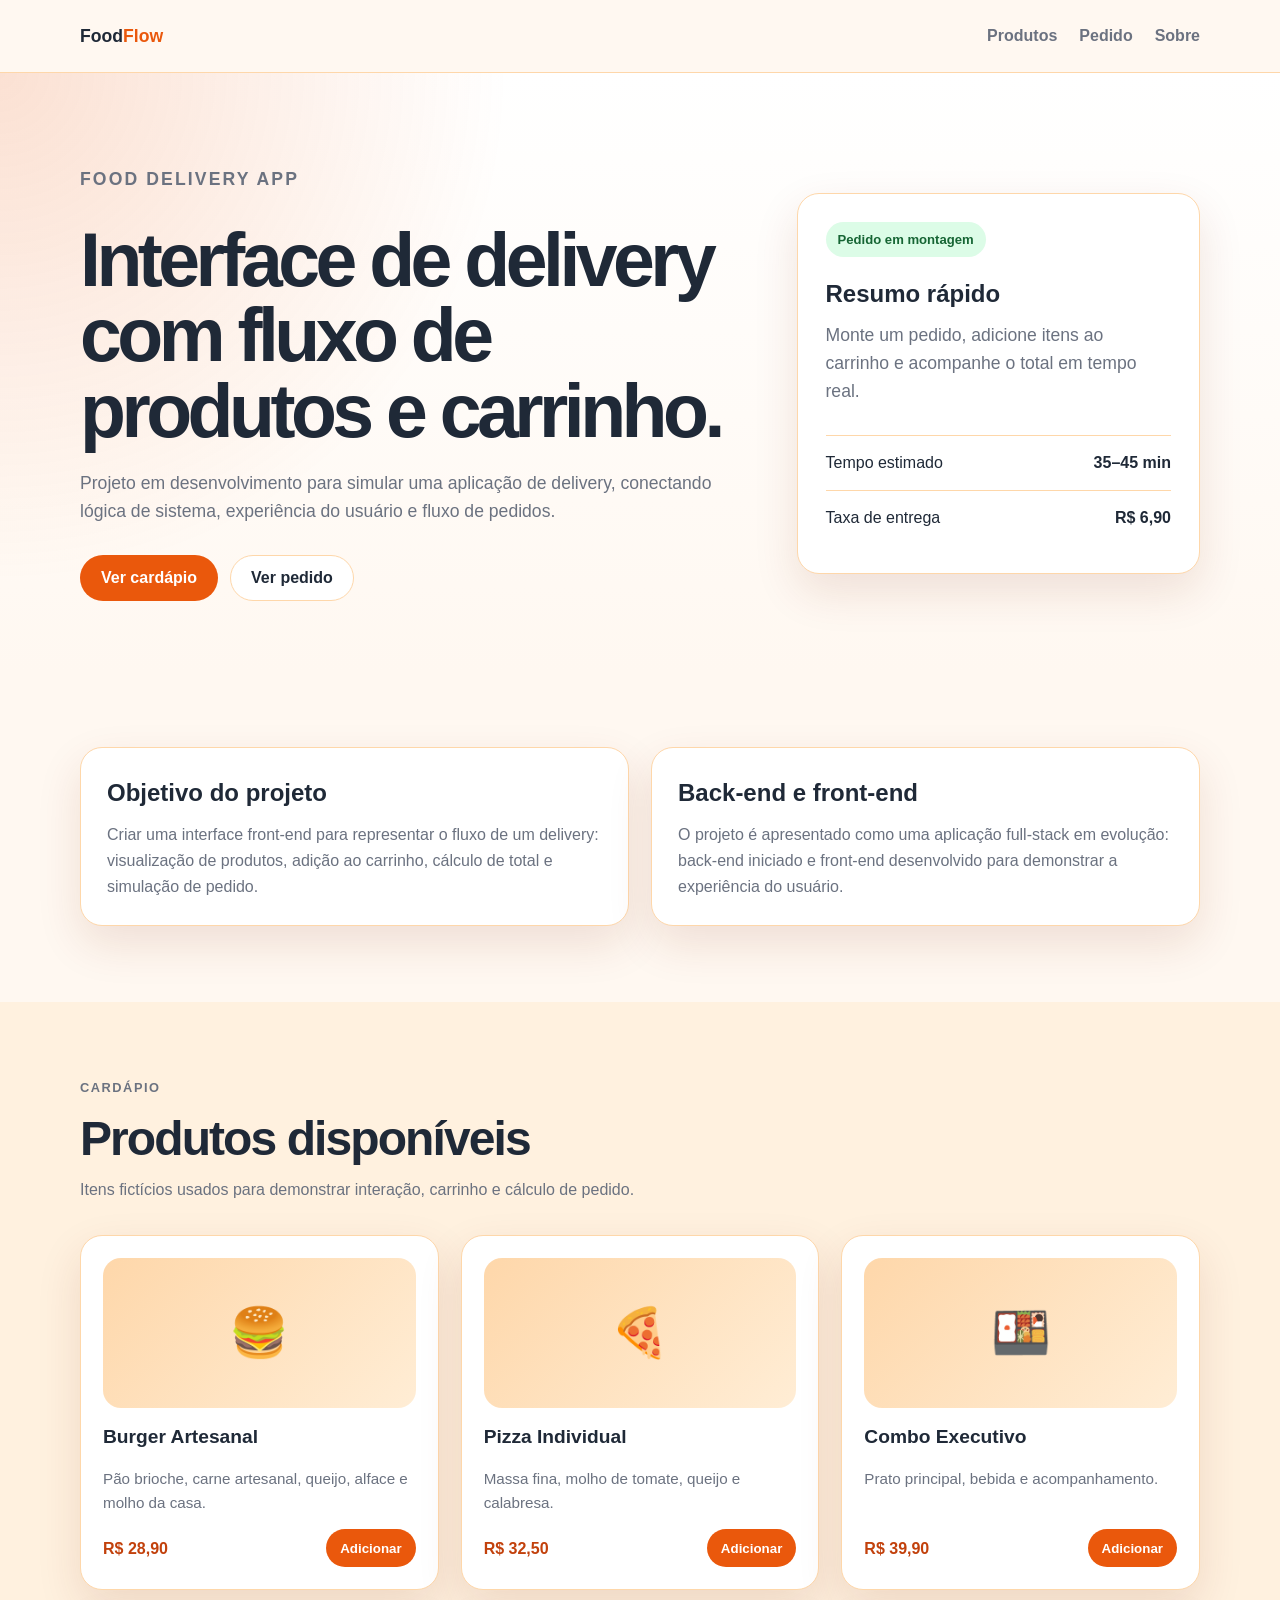
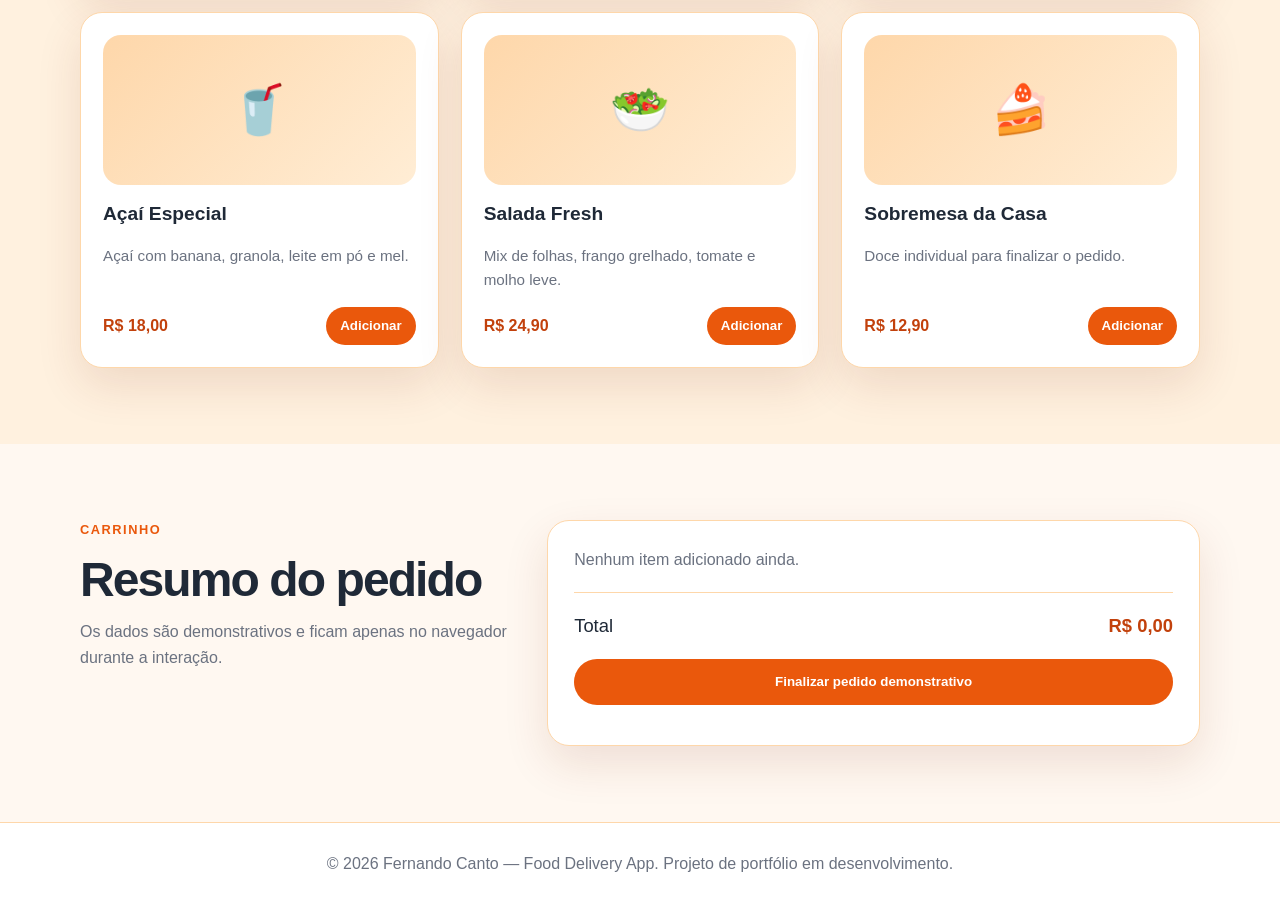
<file: index.html>
<!DOCTYPE html>
<html lang="pt-BR">
<head>
  <meta charset="UTF-8" />
  <meta name="viewport" content="width=device-width, initial-scale=1.0" />
  <title>Food Delivery App | Fernando Canto</title>
  <meta name="description" content="Interface front-end de um aplicativo de delivery com produtos, carrinho e resumo de pedido." />
  <link rel="stylesheet" href="style.css" />
</head>
<body>
  <header class="site-header">
    <nav class="navbar container">
      <a href="#" class="brand">Food<span>Flow</span></a>
      <ul class="nav-links">
        <li><a href="#produtos">Produtos</a></li>
        <li><a href="#pedido">Pedido</a></li>
        <li><a href="#sobre">Sobre</a></li>
      </ul>
    </nav>
  </header>

  <main>
    <section class="hero">
      <div class="container hero-grid">
        <div class="hero-copy">
          <p class="eyebrow">Food Delivery App</p>
          <h1>Interface de delivery com fluxo de produtos e carrinho.</h1>
          <p>
            Projeto em desenvolvimento para simular uma aplicação de delivery, conectando lógica de sistema, experiência do usuário e fluxo de pedidos.
          </p>
          <div class="hero-actions">
            <a href="#produtos" class="btn btn-primary">Ver cardápio</a>
            <a href="#pedido" class="btn btn-secondary">Ver pedido</a>
          </div>
        </div>

        <aside class="order-preview" aria-label="Resumo de pedido demonstrativo">
          <span class="status-pill">Pedido em montagem</span>
          <h2>Resumo rápido</h2>
          <p>Monte um pedido, adicione itens ao carrinho e acompanhe o total em tempo real.</p>
          <div class="preview-item">
            <span>Tempo estimado</span>
            <strong>35–45 min</strong>
          </div>
          <div class="preview-item">
            <span>Taxa de entrega</span>
            <strong>R$ 6,90</strong>
          </div>
        </aside>
      </div>
    </section>

    <section id="sobre" class="section">
      <div class="container info-grid">
        <article class="info-card">
          <h2>Objetivo do projeto</h2>
          <p>
            Criar uma interface front-end para representar o fluxo de um delivery: visualização de produtos, adição ao carrinho, cálculo de total e simulação de pedido.
          </p>
        </article>
        <article class="info-card">
          <h2>Back-end e front-end</h2>
          <p>
            O projeto é apresentado como uma aplicação full-stack em evolução: back-end iniciado e front-end desenvolvido para demonstrar a experiência do usuário.
          </p>
        </article>
      </div>
    </section>

    <section id="produtos" class="section section-alt">
      <div class="container">
        <div class="section-header">
          <p class="eyebrow">Cardápio</p>
          <h2>Produtos disponíveis</h2>
          <p>Itens fictícios usados para demonstrar interação, carrinho e cálculo de pedido.</p>
        </div>

        <div class="products-grid" id="productsGrid"></div>
      </div>
    </section>

    <section id="pedido" class="section">
      <div class="container checkout-grid">
        <div>
          <p class="eyebrow">Carrinho</p>
          <h2>Resumo do pedido</h2>
          <p class="muted">Os dados são demonstrativos e ficam apenas no navegador durante a interação.</p>
        </div>

        <aside class="cart-card">
          <div id="cartItems" class="cart-items"></div>
          <div class="cart-total">
            <span>Total</span>
            <strong id="cartTotal">R$ 0,00</strong>
          </div>
          <button id="finishOrder" class="btn btn-primary full">Finalizar pedido demonstrativo</button>
          <p id="orderMessage" class="order-message"></p>
        </aside>
      </div>
    </section>
  </main>

  <footer class="site-footer">
    <div class="container">
      <p>© 2026 Fernando Canto — Food Delivery App. Projeto de portfólio em desenvolvimento.</p>
    </div>
  </footer>

  <script src="assets/app.js"></script>
</body>
</html>
</file>
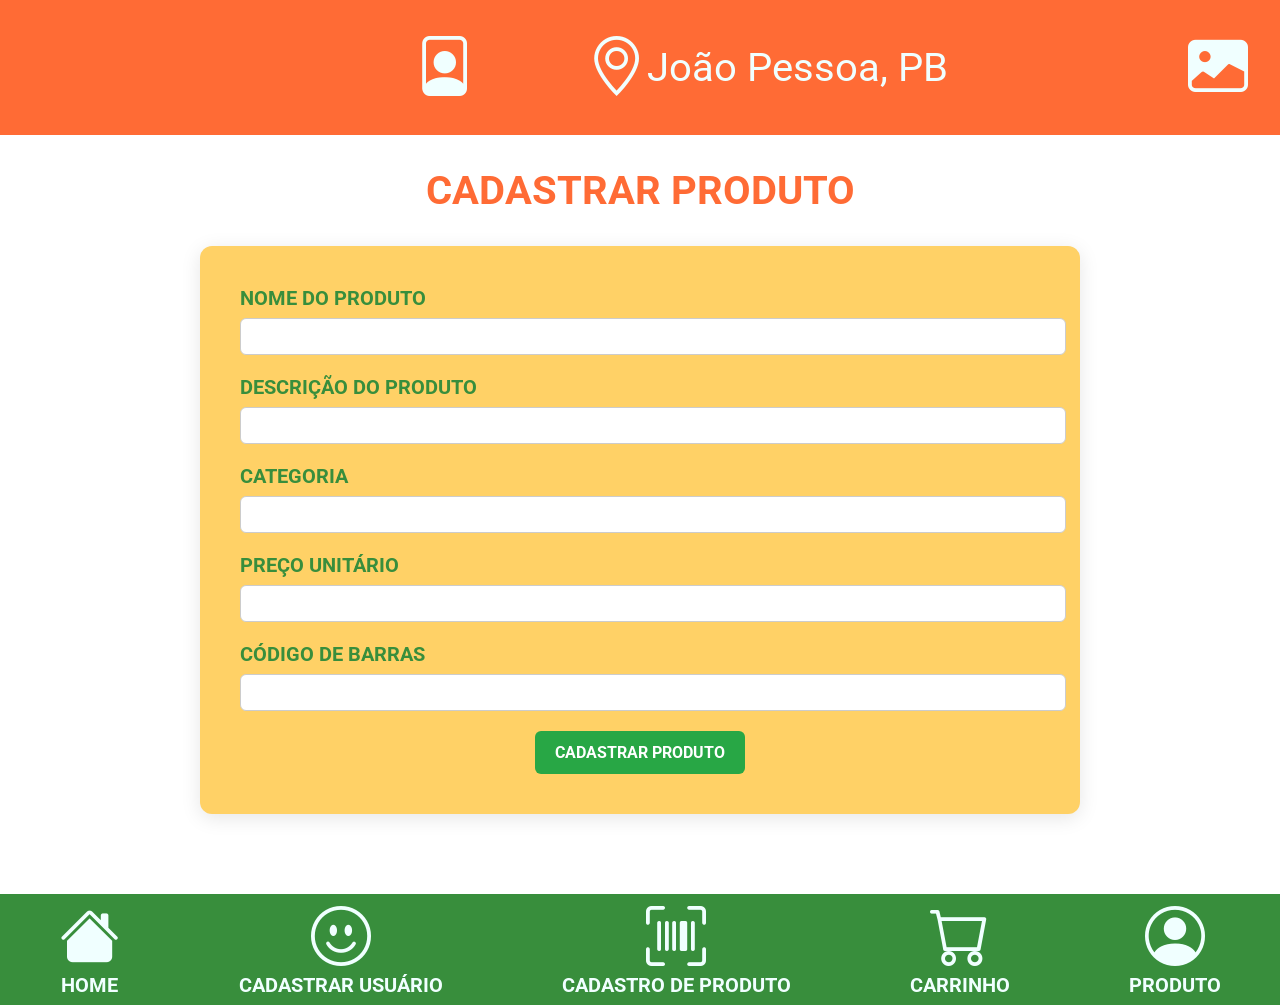
<file: cadastrar_produto.html>
<!DOCTYPE html>
<!-- Declaração do tipo de documento HTML5 -->
<html lang="pt-BR">
<!-- Elemento raiz com atributo de idioma -->
<head>
    <meta charset="UTF-8">
    <!-- Define codificação de caracteres como UTF-8 -->
    <meta http-equiv="X-UA-Compatible" content="IE=edge">
    <!-- Garante compatibilidade com diferentes versões do IE -->
    <meta name="viewport" content="width=device-width, initial-scale=1.0">
    <!-- Responsivo: ajusta largura de acordo com a tela do dispositivo -->
    <link href="https://cdn.jsdelivr.net/npm/bootstrap-icons@1.10.5/font/bootstrap-icons.css" rel="stylesheet">
    <!-- Importa biblioteca de ícones Bootstrap Icons -->
    <link rel="stylesheet" href="css/style-padrao.css">
    <!-- Se o HTML estiver em "pages/" e o CSS em "css/" -->
    <link rel="stylesheet" href="css/cadastro-usuario-produto.css">

    <title>Cadastrar Produtos</title>
</head>
<body>
    <header class="cabecalho">
        <!-- Cabeçalho fixo na parte superior; .cabecalho estiliza via CSS -->
        <nav class="menu">
            <!-- Nav semântico para menu de navegação; .menu estiliza o container -->
            <ul class="ul-menu">
                <!-- Lista não ordenada para itens do menu; .ul-menu aplica estilo flex -->

                
                <a href="perfil.html">
                    <!-- Link para a página de perfil do usuário -->
                    <i class="bi bi-file-person"></i>
                    <!-- Ícone de usuário (Bootstrap Icon) -->
                </a>

                <li id="imagem-localizacao">
                    <!-- Item de lista com id único para localização -->
                    <i class="bi bi-geo-alt"></i>
                    <!-- Ícone de localização (pino) -->
                    <p class="nome-localizacao">João Pessoa, PB</p>
                    <!-- Texto com nome da localização; .nome-localizacao estiliza via CSS -->
                </li>

                <li>
                    <!-- Item genérico sem id/classe extra -->
                    <i class="bi bi-image-fill"></i>
                    <!-- Ícone adicional no menu -->
                </li>
            </ul>
        </nav>
    </header>
    
    <section id="mensagem-inicio1"></section>
    <h1 class="titulo-form">CADASTRAR PRODUTO</h1>
  <form id="form-cadastro-usuario" class="formulario">
    <!-- Formulário com id e classe para estilização -->
    <div class="campo-form">
      <label class="label-form" for="nome-produto">NOME DO PRODUTO</label>
      <input class="input-form" type="text" id="nome-produto" name="nome-produto">
    </div>

    <div class="campo-form">
      <label class="label-form" for="descricao">DESCRIÇÃO DO PRODUTO</label>
      <input class="input-form" type="text" id="descricao" name="descricao">
    </div>

    <div class="campo-form">
      <label class="label-form" for="categoria">CATEGORIA</label>
      <input class="input-form" type="text" id="categoria" name="categoria">
    </div>

    <div class="campo-form">
      <label class="label-form" for="preco">PREÇO UNITÁRIO</label>
      <input class="input-form" type="text" id="preco" name="preco">
    </div>

    <div class="campo-form">
      <label class="label-form" for="codigo-barras">CÓDIGO DE BARRAS</label>
      <input class="input-form" type="text" id="codigo-barras" name="codigo-barras">
    </div>

    <button class="botao-form" type="submit">CADASTRAR PRODUTO</button>
  </form>
</section>

    <footer id="footer" class="footer">
            <!-- Rodapé da página; id e classe para layout e cor de fundo -->
            <ul class="footer-card">
                <!-- Lista de itens do footer; flex container para ícones e textos -->

                <a href="home.html">
                    <li class="footer-item">
                        <!-- Item do footer; .footer-item adiciona margin e cor -->
                        <i class="bi bi-house-fill"></i>
                        <!-- Ícone de casa para HOME -->
                        <p class="footer-nome-item">HOME</p>
                        <!-- Texto do item; .footer-nome-item define tipografia -->
                    </li>
                </a>

                <a href="cadastrar_usuario.html">
                    <li class="footer-item">
                        <i class="bi bi-emoji-smile"></i>
                        <p class="footer-nome-item">CADASTRAR USUÁRIO</p>
                    </li>
                </a>

                <a href="cadastrar_produto.html">
                    <li class="footer-item">
                        <i class="bi bi-upc-scan"></i>
                        <p class="footer-nome-item">CADASTRO DE PRODUTO</p>
                    </li>
                </a>

                <a href="carrinho.html">
                    <li class="footer-item">
                        <i class="bi bi-cart"></i>
                        <p class="footer-nome-item">CARRINHO</p>
                    </li>
                </a>

                <a href="produto.html">
                    <li class="footer-item">
                        <i class="bi bi-person-circle"></i>
                        <p class="footer-nome-item">PRODUTO</p>
                    </li>
                </a>

            </ul>
        </footer>

    </main>
</body>
</html>
</file>
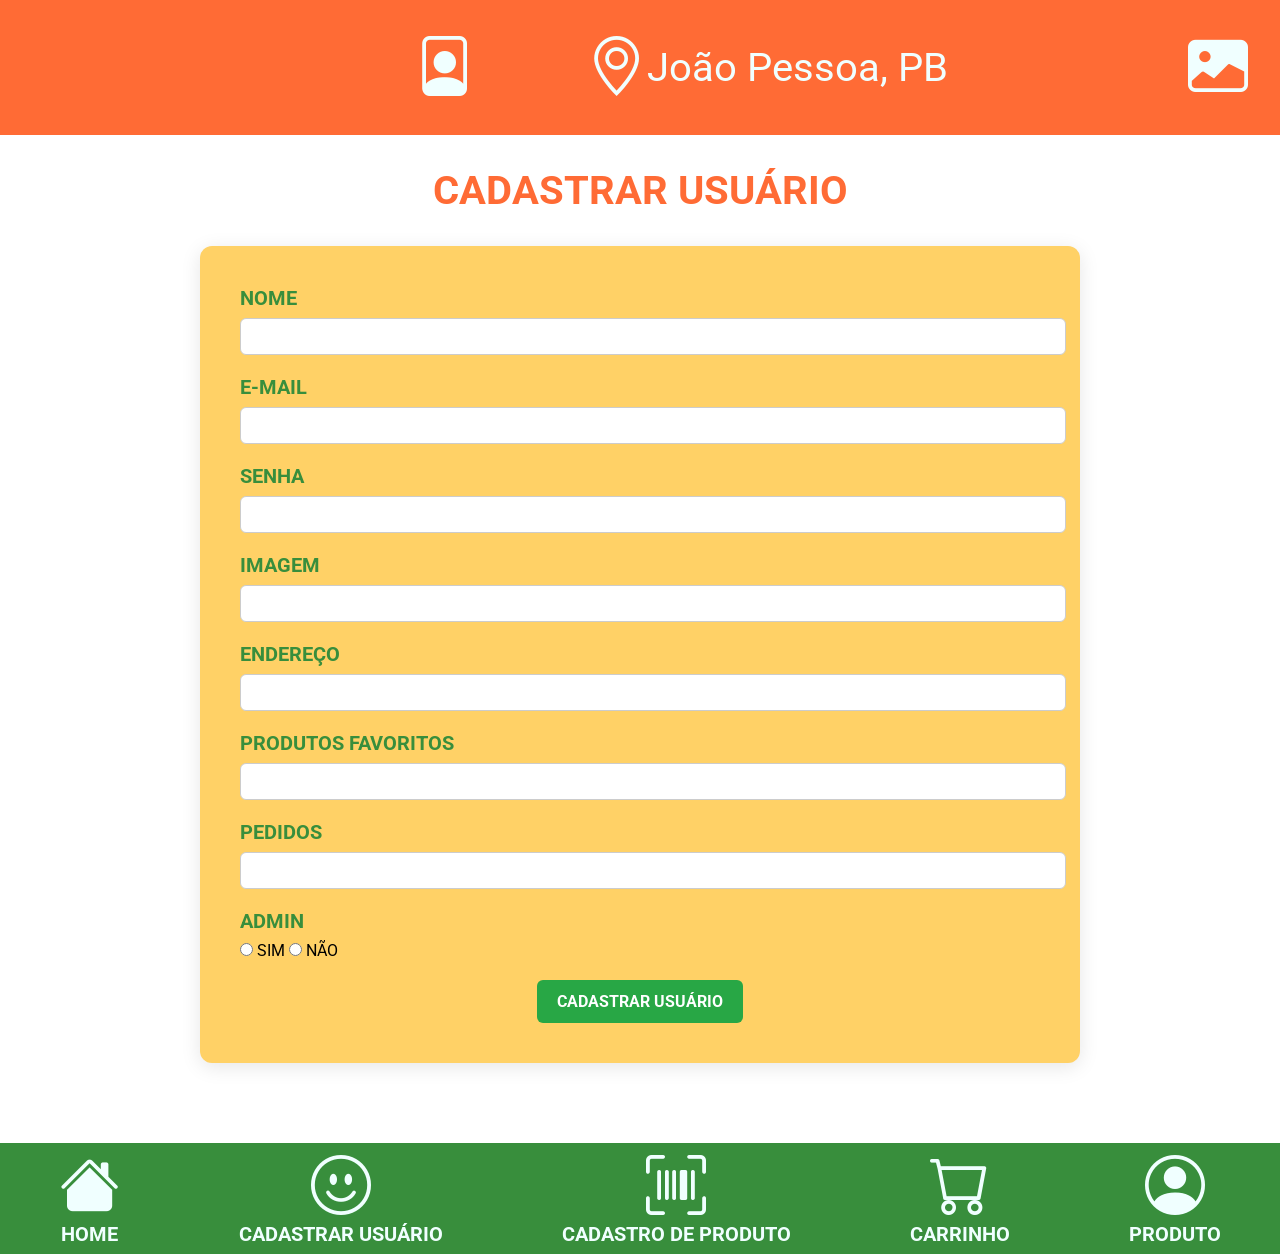
<file: cadastrar_usuario.html>
<!DOCTYPE html>
<!-- Declaração do tipo de documento HTML5 -->
<html lang="pt-BR">
<!-- Elemento raiz com atributo de idioma -->
<head>
    <meta charset="UTF-8">
    <!-- Define codificação de caracteres como UTF-8 -->
    <meta http-equiv="X-UA-Compatible" content="IE=edge">
    <!-- Garante compatibilidade com diferentes versões do IE -->
    <meta name="viewport" content="width=device-width, initial-scale=1.0">
    <!-- Responsivo: ajusta largura de acordo com a tela do dispositivo -->
    <link href="https://cdn.jsdelivr.net/npm/bootstrap-icons@1.10.5/font/bootstrap-icons.css" rel="stylesheet">
    <!-- Importa biblioteca de ícones Bootstrap Icons -->
    <link rel="stylesheet" href="css/style-padrao.css">
    <link rel="stylesheet" href="css/cadastro-usuario-produto.css">
    
  

    <!-- Liga o arquivo CSS customizado -->
    <title>Cadastrar Usuários</title>
</head>
<body>
    <header class="cabecalho">
        <!-- Cabeçalho fixo na parte superior; .cabecalho estiliza via CSS -->
        <nav class="menu">
            <!-- Nav semântico para menu de navegação; .menu estiliza o container -->
            <ul class="ul-menu">
                <!-- Lista não ordenada para itens do menu; .ul-menu aplica estilo flex -->

                <a href="perfil.html">
                    <!-- Link para a página de perfil do usuário -->
                    <i class="bi bi-file-person"></i>
                    <!-- Ícone de usuário (Bootstrap Icon) -->
                </a>

                <li id="imagem-localizacao">
                    <!-- Item de lista com id único para localização -->
                    <i class="bi bi-geo-alt"></i>
                    <!-- Ícone de localização (pino) -->
                    <p class="nome-localizacao">João Pessoa, PB</p>
                    <!-- Texto com nome da localização; .nome-localizacao estiliza via CSS -->
                </li>

                <li>
                    <!-- Item genérico sem id/classe extra -->
                    <i class="bi bi-image-fill"></i>
                    <!-- Ícone adicional no menu -->
                </li>
            </ul>
        </nav>
    </header>

    <section id="sessao-usuario"></section>
        <h1 class="titulo-form">CADASTRAR USUÁRIO</h1>
        <form id="form-cadastro-usuario" class="formulario">
  <!-- Título e campos do formulário de cadastro de usuário -->

  <div class="campo-form">
    <label class="label-form" for="nome-usuario">NOME</label>
    <input class="input-form" type="text" id="nome-usuario" name="nome-usuario">
  </div>

  <div class="campo-form">
    <label class="label-form" for="email-usuario">E-MAIL</label>
    <input class="input-form" type="email" id="email-usuario" name="email-usuario">
  </div>

  <div class="campo-form">
    <label class="label-form" for="senha-usuario">SENHA</label>
    <input class="input-form" type="password" id="senha-usuario" name="senha-usuario">
  </div>

  <div class="campo-form">
    <label class="label-form" for="imagem-usuario">IMAGEM</label>
    <input class="input-form" type="text" id="imagem-usuario" name="imagem-usuario">
  </div>

  <div class="campo-form">
    <label class="label-form" for="endereco-usuario">ENDEREÇO</label>
    <input class="input-form" type="text" id="endereco-usuario" name="endereco-usuario">
  </div>

  <div class="campo-form">
    <label class="label-form" for="favoritos-usuario">PRODUTOS FAVORITOS</label>
    <input class="input-form" type="text" id="favoritos-usuario" name="favoritos-usuario">
  </div>

  <div class="campo-form">
    <label class="label-form" for="pedidos-usuario">PEDIDOS</label>
    <input class="input-form" type="text" id="pedidos-usuario" name="pedidos-usuario">
  </div>

  <div class="campo-form">
    <span class="label-form">ADMIN</span>
    <label for="admin-sim">
      <input type="radio" name="admin" id="admin-sim" value="sim">
      SIM
    </label>
    <label for="admin-nao">
      <input type="radio" name="admin" id="admin-nao" value="nao">
      NÃO
    </label>
  </div>

  <button class="botao-form" type="submit">CADASTRAR USUÁRIO</button>
    </form>

    </section>
    <footer id="footer" class="footer">
            <!-- Rodapé da página; id e classe para layout e cor de fundo -->
            <ul class="footer-card">
                <!-- Lista de itens do footer; flex container para ícones e textos -->

                <a href="home.html">
                    <li class="footer-item">
                        <!-- Item do footer; .footer-item adiciona margin e cor -->
                        <i class="bi bi-house-fill"></i>
                        <!-- Ícone de casa para HOME -->
                        <p class="footer-nome-item">HOME</p>
                        <!-- Texto do item; .footer-nome-item define tipografia -->
                    </li>
                </a>

                <a href="cadastrar_usuario.html">
                    <li class="footer-item">
                        <i class="bi bi-emoji-smile"></i>
                        <p class="footer-nome-item">CADASTRAR USUÁRIO</p>
                    </li>
                </a>

                <a href="cadastrar_produto.html">
                    <li class="footer-item">
                        <i class="bi bi-upc-scan"></i>
                        <p class="footer-nome-item">CADASTRO DE PRODUTO</p>
                    </li>
                </a>

                <a href="carrinho.html">
                    <li class="footer-item">
                        <i class="bi bi-cart"></i>
                        <p class="footer-nome-item">CARRINHO</p>
                    </li>
                </a>

                <a href="produto.html">
                    <li class="footer-item">
                        <i class="bi bi-person-circle"></i>
                        <p class="footer-nome-item">PRODUTO</p>
                    </li>
                </a>

            </ul>
        </footer>
    </main>
</body>
</html>
</file>
<file: style.css>
:root {
  --bg: #fff8f1;
  --surface: #ffffff;
  --surface-alt: #fff1df;
  --text: #1f2937;
  --muted: #6b7280;
  --primary: #ea580c;
  --primary-dark: #c2410c;
  --accent: #16a34a;
  --border: #fed7aa;
  --shadow: 0 18px 45px rgba(124, 45, 18, 0.12);
  --radius: 22px;
  --max-width: 1120px;
}

* {
  margin: 0;
  padding: 0;
  box-sizing: border-box;
}

html {
  scroll-behavior: smooth;
}

body {
  font-family: Arial, Helvetica, sans-serif;
  color: var(--text);
  background: var(--bg);
  line-height: 1.6;
}

.container {
  width: min(100% - 32px, var(--max-width));
  margin: 0 auto;
}

a {
  text-decoration: none;
  color: inherit;
}

ul {
  list-style: none;
}

.site-header {
  position: sticky;
  top: 0;
  z-index: 20;
  background: rgba(255, 248, 241, 0.92);
  backdrop-filter: blur(12px);
  border-bottom: 1px solid var(--border);
}

.navbar {
  min-height: 72px;
  display: flex;
  align-items: center;
  justify-content: space-between;
  gap: 24px;
}

.brand {
  font-weight: 900;
  font-size: 1.1rem;
}

.brand span {
  color: var(--primary);
}

.nav-links {
  display: flex;
  align-items: center;
  gap: 22px;
  color: var(--muted);
  font-weight: 700;
}

.nav-links a:hover {
  color: var(--primary);
}

.hero {
  padding: 92px 0 70px;
  background:
    radial-gradient(circle at top left, rgba(234, 88, 12, 0.18), transparent 36%),
    linear-gradient(180deg, #ffffff 0%, var(--bg) 100%);
}

.hero-grid {
  display: grid;
  grid-template-columns: 1.25fr 0.75fr;
  gap: 44px;
  align-items: center;
}

.eyebrow {
  color: var(--primary);
  text-transform: uppercase;
  letter-spacing: 0.12em;
  font-size: 0.8rem;
  font-weight: 900;
  margin-bottom: 14px;
}

.hero h1 {
  font-size: clamp(2.4rem, 6vw, 4.7rem);
  line-height: 1;
  letter-spacing: -0.06em;
  margin-bottom: 20px;
}

.hero p,
.section-header p,
.muted,
.info-card p {
  color: var(--muted);
}

.hero p {
  max-width: 680px;
  font-size: 1.1rem;
  margin-bottom: 30px;
}

.hero-actions {
  display: flex;
  flex-wrap: wrap;
  gap: 12px;
}

.btn {
  display: inline-flex;
  align-items: center;
  justify-content: center;
  min-height: 46px;
  padding: 0 20px;
  border-radius: 999px;
  border: 1px solid transparent;
  font-weight: 900;
  cursor: pointer;
  transition: 0.2s ease;
}

.btn-primary {
  background: var(--primary);
  color: #ffffff;
}

.btn-primary:hover {
  background: var(--primary-dark);
  transform: translateY(-2px);
}

.btn-secondary {
  background: #ffffff;
  border-color: var(--border);
  color: var(--text);
}

.btn-secondary:hover {
  color: var(--primary);
  border-color: var(--primary);
  transform: translateY(-2px);
}

.full {
  width: 100%;
}

.order-preview,
.info-card,
.product-card,
.cart-card {
  background: var(--surface);
  border: 1px solid var(--border);
  border-radius: var(--radius);
  box-shadow: var(--shadow);
}

.order-preview {
  padding: 28px;
}

.status-pill {
  display: inline-flex;
  padding: 7px 12px;
  border-radius: 999px;
  background: #dcfce7;
  color: #166534;
  font-size: 0.82rem;
  font-weight: 900;
  margin-bottom: 18px;
}

.order-preview h2 {
  margin-bottom: 8px;
}

.preview-item {
  display: flex;
  justify-content: space-between;
  gap: 16px;
  padding: 14px 0;
  border-top: 1px solid var(--border);
}

.section {
  padding: 76px 0;
}

.section-alt {
  background: var(--surface-alt);
}

.section-header {
  max-width: 760px;
  margin-bottom: 32px;
}

.section-header h2,
.checkout-grid h2 {
  font-size: clamp(1.8rem, 4vw, 3rem);
  line-height: 1.1;
  letter-spacing: -0.04em;
  margin-bottom: 12px;
}

.info-grid {
  display: grid;
  grid-template-columns: repeat(2, 1fr);
  gap: 22px;
}

.info-card {
  padding: 26px;
}

.info-card h2 {
  margin-bottom: 10px;
}

.products-grid {
  display: grid;
  grid-template-columns: repeat(3, 1fr);
  gap: 22px;
}

.product-card {
  padding: 22px;
  display: flex;
  flex-direction: column;
  gap: 14px;
}

.product-image {
  height: 150px;
  border-radius: 18px;
  background: linear-gradient(135deg, #fed7aa, #ffedd5);
  display: grid;
  place-items: center;
  font-size: 3rem;
}

.product-card h3 {
  font-size: 1.2rem;
}

.product-card p {
  color: var(--muted);
  font-size: 0.95rem;
}

.product-footer {
  display: flex;
  align-items: center;
  justify-content: space-between;
  gap: 12px;
  margin-top: auto;
}

.price {
  font-weight: 900;
  color: var(--primary-dark);
}

.add-btn {
  min-height: 38px;
  padding: 0 14px;
  border-radius: 999px;
  border: none;
  background: var(--primary);
  color: #ffffff;
  font-weight: 900;
  cursor: pointer;
}

.checkout-grid {
  display: grid;
  grid-template-columns: 0.8fr 1.2fr;
  gap: 32px;
  align-items: start;
}

.cart-card {
  padding: 26px;
}

.cart-items {
  display: grid;
  gap: 12px;
  margin-bottom: 20px;
}

.cart-item {
  display: flex;
  justify-content: space-between;
  gap: 14px;
  padding: 12px;
  border: 1px solid var(--border);
  border-radius: 14px;
  background: #fffaf5;
}

.cart-item strong {
  color: var(--primary-dark);
}

.cart-total {
  display: flex;
  justify-content: space-between;
  padding: 18px 0;
  border-top: 1px solid var(--border);
  font-size: 1.15rem;
}

.cart-total strong {
  color: var(--primary-dark);
}

.order-message {
  color: var(--accent);
  font-weight: 900;
  margin-top: 14px;
}

.site-footer {
  padding: 28px 0;
  border-top: 1px solid var(--border);
  text-align: center;
  color: var(--muted);
  background: #ffffff;
}

@media (max-width: 900px) {
  .hero-grid,
  .info-grid,
  .checkout-grid {
    grid-template-columns: 1fr;
  }

  .products-grid {
    grid-template-columns: repeat(2, 1fr);
  }
}

@media (max-width: 640px) {
  .navbar {
    align-items: flex-start;
    flex-direction: column;
    padding: 16px 0;
  }

  .nav-links {
    width: 100%;
    overflow-x: auto;
    gap: 16px;
    padding-bottom: 4px;
  }

  .hero {
    padding: 64px 0 50px;
  }

  .section {
    padding: 58px 0;
  }

  .products-grid {
    grid-template-columns: 1fr;
  }

  .btn,
  .hero-actions {
    width: 100%;
  }

  .hero-actions .btn {
    width: 100%;
  }
}
</file>
<file: css/style-padrao.css>
/* Importa a fonte Roboto do Google Fonts (400 e 700) */
@import url("https://fonts.googleapis.com/css2?family=Roboto:wght@400;700&display=swap");

/* Seleciona todos os elementos da página */
* {
    /* Aplica Roboto (ou fonte fallback) em todo o site */
    font-family: "Roboto", Arial, Helvetica, sans-serif;
    /* Remove margens padrão */
    margin: 0;
    /* Remove espaçamentos internos padrão */
    padding: 0;
}

/* Estilização básica do body */
body {
    /* Garante que cubra toda a altura da viewport */
    min-height: 100vh;
}


/* Definição de variáveis de cores globais */
:root {
    /* Cor principal (CTA, botões) */
    --cor-primary: #FF6B35;
    /* Cor secundária (status de sucesso, confirm) */
    --cor-secondary: #388E3C;
    /* Cor de destaque (hover, alertas) */
    --cor-accent: #FFD166;
}

/* =========================
   Cabeçalho (header)
   ========================= */
.cabecalho {
    /* Largura total */
    width: 100%;
    /* Fundo laranja vibrante */
    background-color: var(--cor-primary);
}

/* Menu de navegação dentro do header */
.menu .ul-menu {
    /* Flexbox para alinhar itens em linha */
    display: flex;
    /* Empurra itens para a direita */
    justify-content: flex-end;
    /* Alinha verticalmente ao centro */
    align-items: center;
}

/* Itens da lista de navegação */
.ul-menu li {
    /* Remove marcadores de lista */
    list-style: none;
    /* Espaçamento ao redor de cada li */
    margin: 2rem;
    /* Cor dos ícones/textos */
    color: azure;
}

/* Estilização específica para o ícone de perfil */
.bi-file-person {
    /* Aumenta o tamanho do ícone */
    font-size: 60px;
    color: azure;
}

/* Seleciona o li que tem id imagem-localizacao */
ul li#imagem-localizacao {
    display: flex;
    /* Ajusta preenchimento interno à esquerda */
    padding-left: 5rem;
    /* Espaçamento à direita */
    margin-right: 8rem;
    /* Centraliza ícone e texto verticalmente */
    align-items: center;
}

/* Ícone de localização (pin) */
.bi-geo-alt {
    font-size: 60px;
    color: azure;
}

/* Texto com nome da localização */
.nome-localizacao {
    font-size: 40px;
    color: azure;
    /* Espaçamento interno à direita */
    padding-right: 5rem;
}

/* Ícone de imagem no menu */
.bi-image-fill {
    font-size: 60px;
    color: azure;
}

/* =========================
   Seção de mensagem de boas-vindas
   ========================= */
section#mensagem-inicio {
    /* Espaçamento interno generoso */
    padding: 2rem;
    /* Mesma cor do header para consistência */
    background-color: var(--cor-primary);
}

/* Título principal da empresa */
#nome-empresa {
    /* Fonte em negrito (bolder) */
    font-weight: bold;
    font-size: 50px;
    /* Espaço abaixo do título */
    margin-bottom: 5rem;
    color: azure;
}

/* Texto de boas-vindas */
.mensagem {
    font-size: 20px;
    color: var(--cor-accent);
    margin: 1rem 0;
}

/* =========================
   Seção de input (busca/pedido)
   ========================= */
section#input {
    display: flex;
    /* Distância do topo */
    padding-top: 5rem;
    /* Largura limitada */
    width: 90%;
    /* Centraliza horizontalmente */
    margin: auto;
    align-items: center;
}

/* Ícone de lupa dentro da seção de input */
i.bi-search {
    position: absolute;
    font-size: 40px;
    color: var(--cor-accent);
    /* Posicionamento interno */
    padding-left: 5rem;
    padding-top: 2rem;
    padding-bottom: 1rem;
}

/* Campo de texto para digitar o pedido */
#input-text {
    width: 90%;
    margin: auto;
    font-size: 25px;
    /* Espaçamento interno vertical e lateral esquerdo para ícone */
    padding: 1.2rem 0 1.2rem;
    padding-left: 4rem;
    /* Borda com estilo "ridge" — verificar sintaxe rgba */
    border: 2px ridge rgba(255, 197, 5, 1);
    text-align: center;
}

/* Remove outline padrão ao focar no input */
input:focus {
    outline: none;
}

/* Cor do placeholder em navegadores WebKit */
::-webkit-input-placeholder {
    color: gray;
}

/* Cor do texto ao digitar */
input[type="text"] {
    color: grey;
}

/* =========================
   Seção de categorias
   ========================= */
#section-categorias {
    /* Flexbox para espaçar categorias — mas ID não corresponde ao HTML (typo) */
    display: flex;
    justify-content: space-around;
}

/* Lista de categorias em flex row */
#categoria-ul {
    display: flex;
    justify-content: center;
}

/* Links das categorias — envolvem cada <li> */
.categoria-a {
    margin: 3rem 5rem;
    /* Remove sublinhado */
    text-decoration: none;
    justify-content: center;
}

/* Itens de categoria (li) */
li.categoria {
    list-style: none;
    margin: 1.2rem auto;
    color: gray;
    border: solid 1px var(--cor-primary);
    border-radius: 2rem;
    width: 90%;
    padding: 2rem;
    font-weight: 300;
    text-align: center;
    /* Transição suave ao passar o mouse — typo em "tranfsform" */
    transition: transform 0.6s ease-in-out;
    transition: box-shadow 0.2s ease-in-out;
}

/* Hover nos cards de categoria */
.categoria:hover {
    background-color: var(--cor-primary);
    border: 5px solid var(--cor-accent);
    transform: scale(1.1);
    box-shadow: 0 5px 15px var(--cor-accent);
}

/* =========================
   Seção de cards de produtos
   ========================= */
section#cards-produtos {
    display: flex;
}

/* Cada cartão de produto */
.card-produto {
    display: block;
    margin: 2rem;
    border-radius: 2rem;
    box-shadow: 0 5px 15px var(--cor-primary);
    width: 25%;
    text-align: center;
}

/* Hover no card de produto */
.card-produto:hover {
    /* Efeito interno (inset) — sem cor especificada: pode não gerar contraste */
    box-shadow: inset 50px 0 0 0 var(--cor-primary);
    color: white;
}

/* Imagem dentro do card */
.card-produto img {
    display: block;
    width: 70%;
    margin: auto;
}

/* Nome do produto */
h3.nome-do-produto {
    font-size: 30px;
    color: var(--cor-primary);
    margin: 2rem auto 1.3rem;
}

/* =========================
   Botão "Ver mais"
   ========================= */
div#ver-mais {
    display: flex;
    justify-content: flex-end;
    font-size: 20px;
    margin: 0 2rem 2rem;
}

div#ver-mais a {
    text-decoration: none;
    color: grey;
    margin: 2rem;
}

/* =========================
   Avaliação
   ========================= */
    section#avaliacao {
    text-align: center;
    border: .3rem outset var(--cor-primary);
    outline: .2rem solid var(--cor-accent);
    box-shadow: 0 0 0 1rem gray;
    border-radius: 6px;
    margin: 2rem auto;
    padding: 1rem;
    width: 50%;
    padding: auto;
    font: bold 20px/1.5 "Roboto", sans-serif;

    }

/* Estilização do título da avaliação */

    #titulo-avaliacao {
        font-size: 20px;
        color: var(--cor-primary);
        text-shadow: var(--cor-accent) 0 0 5px;
    
    }

/* Estilização do botão de avaliação */
    .bi-hand-thumbs-up {
        font-size: 30px;
        color: var(--cor-primary);
        text-shadow: var(--cor-accent) 0 0 5px;
    }

    .bi-hand-thumbs-down {
        font-size: 30px;
        color: var(--cor-primary);
        text-shadow: var(--cor-accent) 0 0 5px;
    }    

    /* Estilização  frase */

    #frase-avaliacao {
        font-size: 20px;
        color: var(--cor-primary);
        text-shadow: var(--cor-accent) 0 0 5px;
    }
/* =========================
   Rodapé (footer)
   ========================= */
.footer {
    background-color: var(--cor-secondary);
    margin-top: 5rem;
}

/* Container dos itens do footer */
.footer-card {
    display: flex;
    justify-content: space-around;
    align-items: baseline;
    list-style: none;
    padding: 0; /* Remove padding padrão */
}

/* Remove bullets caso esqueçam */
.footer-card li {
    list-style: none;
}

/* Links do footer sem sublinhado */
.footer-card a {
    text-decoration: none;
    text-align: center;
}

/* Cada item do footer */
.footer-item {
    margin: .5rem;
    color: azure;
}

/* Texto dentro de cada item */
.footer-nome-item {
    font-size: 20px;
    font-weight: 700;
    color: azure;
}

/* Ícones padrão no footer */
.footer-item i {
    font-size: 60px;
    color: azure;
}

/* Seletores específicos para ícones do footer (opcionais) */
i.bi-house-fill,
i.bi-emoji-smile,
i.bi-upc-scan,
i.bi-cart,
i.bi-stickies,
i.bi-person-circle {
    font-size: 60px;
    color: azure;
}


@media screen and (max-width: 480px) {
    body {
        width: 100%;
    }

    header {
        display: flex;
    }

    i.bi-geo-alt, .nome-localizacao, i.bi-image-fill{
        display: none;
    }



     ul.footer-card{
        flex-wrap: wrap;
        margin: auto;
        justify-content: center;

     }   


     .footer-card a{
        width: 100%;

     }


}


@media screen and (max-width: 480px) {
    body {
        width: 100%;
    }

    i.bi-search{
        position: absolute;
        margin-right: 2rem;
        padding-left: 2rem;
        
    }


    #categoria-ul{
        flex-wrap: wrap;
    }
    

    #cards-produtos{
        flex-wrap: wrap;
        
    }

    div.card-produto{
        width: 100%;
        margin: 1rem;
    }

    span#frase-avaliacao{
        display: none;
    }
}
</file>
<file: css/cadastro-usuario-produto.css>
/* Importa a fonte Roboto das variantes 400 (regular) e 700 (bold) do Google Fonts */
@import url("https://fonts.googleapis.com/css2?family=Roboto:wght@400;700&display=swap");


:root {
    --cor-primary:   #FF6B35; /* Laranja vibrante para CTAs e destaques */
    --cor-secondary: #388E3C; /* Verde para estados de sucesso */
    --cor-accent:    #FFD166; /* Amarelo suave para hover e alertas */
}
/* =========================
   Reset e estilo global
   ========================= */

/* Garante layout de altura total e centralização */
html, body {
  height: 100%;
  margin: 0;
  padding: 0;
  display: flex;
  flex-direction: column;
  font-family: Arial, sans-serif;
}

main {
  flex: 1;
  display: flex;
  flex-direction: column;
  justify-content: space-between;
  padding-bottom: 2rem; /* opcional, só pra dar espaço antes do footer */
}

main::after {
  content: '';
  flex-grow: 1;
}



/* Título bonito e no topo */
.titulo-form {
  font-size: 2.5rem;
  color: var(--cor-primary);
  margin-bottom: 2rem;
  text-align: center;
  font-weight: 700;
  padding-top: 2rem;
}


/* Formulário ocupa mais espaço, com borda e sombra */
.formulario{
  display: flex;
  flex-direction: column;
  background-color: var(--cor-accent);
  padding: 40px;
  border-radius: 12px;
  box-shadow: 0 4px 20px rgba(0, 0, 0, 0.1);
  width: 100%;
  max-width: 800px;
  gap: 20px;
  align-self: center; /* Centraliza o formulário */
  
  
}

/* Cada campo ocupa largura total */
.campo-form {
  width: 100%;
     
}

.label-form {
    font-size: 20px;
    color: aliceblue;
    font-weight: bold;
  
}

/* Input maior e mais espaçado */
.input-form {
  width: 100%;
  padding: 12px;
  font-size: 1rem;
  border: 1px solid #ccc;
  border-radius: 6px;
  justify-items: baseline;
  align-self: center;
}

/* Botão estiloso */
.botao-form {
  padding: 12px 20px;
  background-color: #28a745;
  color: white;
  font-size: 1rem;
  font-weight: bold;
  border: none;
  border-radius: 6px;
  cursor: pointer;
  transition: background-color 0.3s ease;
  align-self: center;
}

.botao-form:hover {
  background-color: #218838;
}

/* Importa a fonte Roboto do Google Fonts (400 e 700) */
@import url("https://fonts.googleapis.com/css2?family=Roboto:wght@400;700&display=swap");

/* Seleciona todos os elementos da página */
* {
    /* Aplica Roboto (ou fonte fallback) em todo o site */
    font-family: "Roboto", Arial, Helvetica, sans-serif;
    /* Remove margens padrão */
    margin: 0;
    /* Remove espaçamentos internos padrão */
    padding: 0;
}

/* Estilização básica do body */
body {
    /* Garante que cubra toda a altura da viewport */
    min-height: 100vh;
}

/* Definição de variáveis de cores globais */
:root {
    /* Cor principal (CTA, botões) */
    --cor-primary: #FF6B35;
    /* Cor secundária (status de sucesso, confirm) */
    --cor-secondary: #388E3C;
    /* Cor de destaque (hover, alertas) */
    --cor-accent: #FFD166;
}



/* Título bonito e no topo */
.titulo-form {
  font-size: 2.5rem;
  color: var(--cor-primary);
  padding-top: 2rem;
  margin-bottom: 2rem;
  text-align: center;
  font-weight: 700;
}

/* Formulário ocupa mais espaço, com borda e sombra */
.formulario{
  display: flex;
  flex-direction: column;
  background-color: var(--cor-accent);
  padding: 40px;
  border-radius: 12px;
  box-shadow: 0 4px 20px rgba(0, 0, 0, 0.1);
  width: 100%;
  max-width: 800px;
  gap: 20px;
  align-self: center; /* Centraliza o formulário */
}

/* Cada campo ocupa largura total */
.campo-form {
  width: 100%;
}

.label-form {
  font-size: 20px;
  color: var(--cor-secondary);
  display: block;
  margin-bottom: 8px;
  
}

/* Input maior e mais espaçado */
.input-form {
  width: 100%;
  padding: 12px;
  font-size: 10px;
  border: 1px solid #ccc;
  border-radius: 6px;
}

/* Botão estiloso */
.botao-form {
  padding: 12px 20px;
  background-color: #28a745;
  color: white;
  font-size: 1rem;
  font-weight: bold;
  border: none;
  border-radius: 6px;
  cursor: pointer;
  transition: background-color 0.3s ease;
  align-self: center;
}

.botao-form:hover {
  background-color: #218838;
}
</file>
